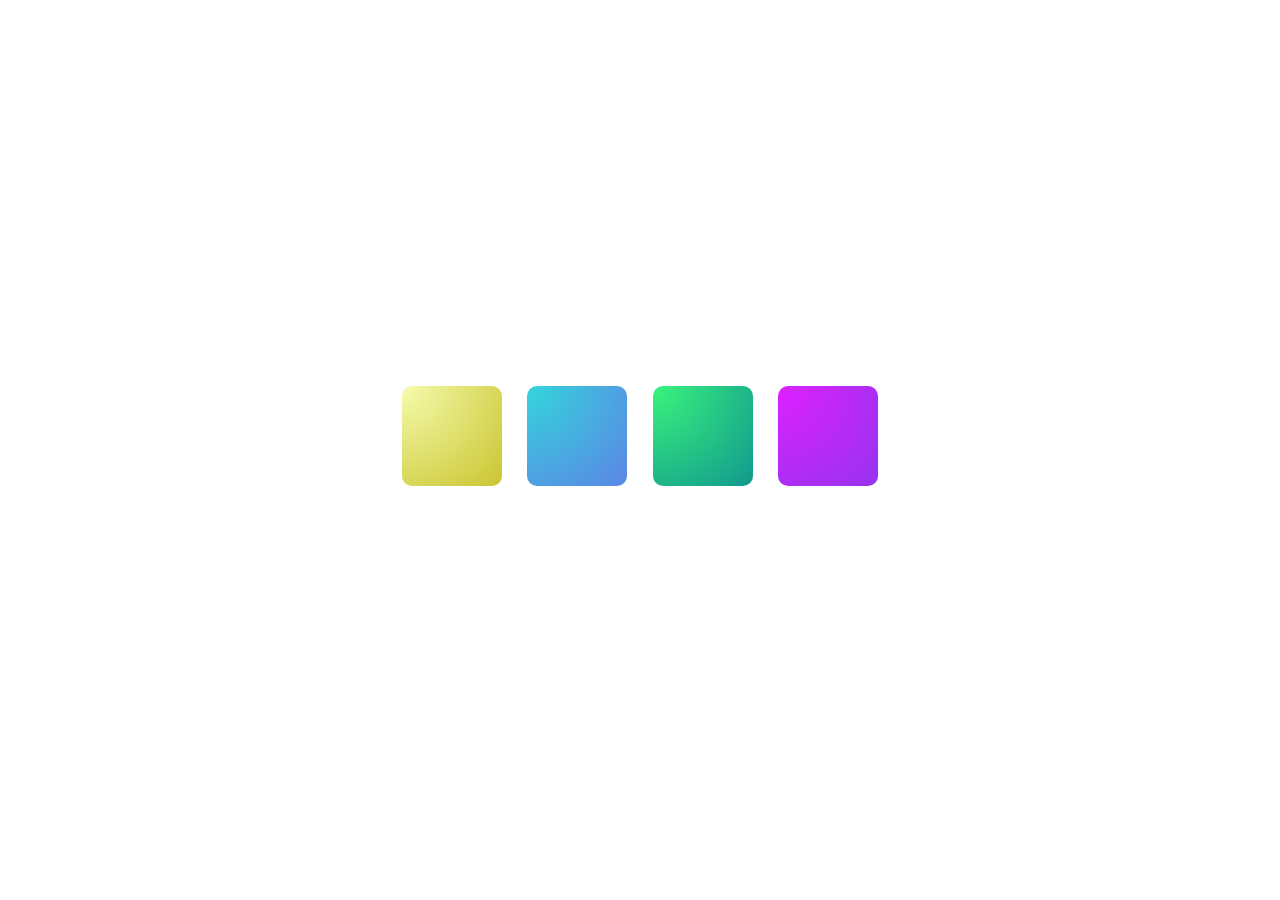
<file: v3/index.html>
<!DOCTYPE html>

<head>
    <link rel="stylesheet" href="https://site-assets.fontawesome.com/releases/v6.4.0/css/all.css">
    <title>Home</title>
    <meta charset="utf-8">
    <link rel="stylesheet" href="style.css">
</head>

<body>
    <div class="buttons">
        <div class="hovers b1"><i class="fa-solid fa-house"></i></div>
        <div class="hovers b2"><i class="fa-solid fa-user"></i></div>
        <div class="hovers b3"><i class="fa-solid fa-scroll"></i></div>
        <div class="hovers b4"><i class="fa-solid fa-user-group"></i></div>
    </div>
</body>
</file>
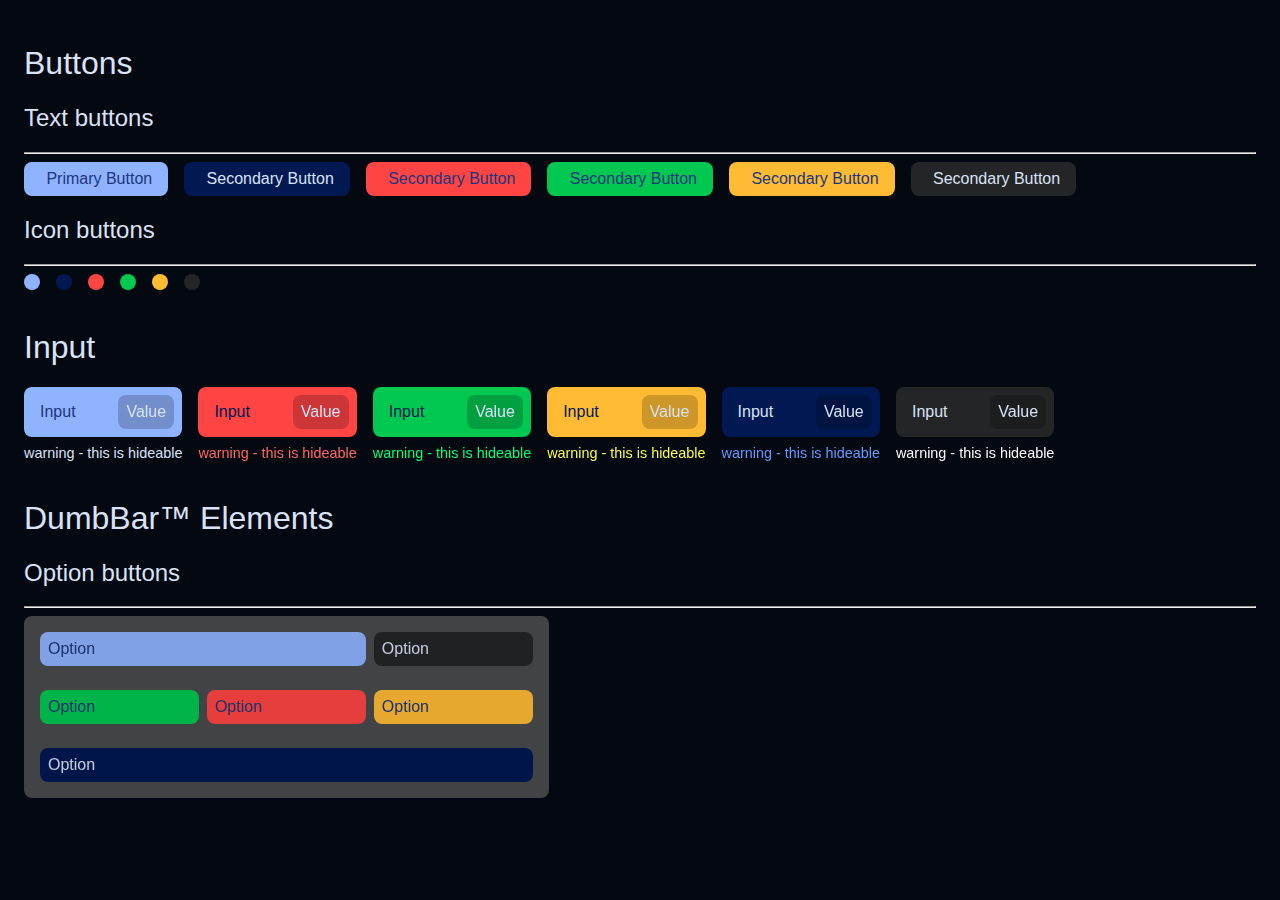
<file: v4/index.html>
<!DOCTYPE html>
<!-- v3 - Rebuilt by ducc -->
<html>
<meta charset="utf-8">
<meta name="viewport" content="width=device-width, initial-scale=1">
<link rel="stylesheet" href="https://site-assets.fontawesome.com/releases/v6.4.0/css/all.css">

<head>
    <title>Root</title>

    <style>
        /* not important */
        .wrapper {
            display: flex;
            flex-wrap: wrap;
            gap: 1em;
            align-items: center
        }

        .db_option {
            gap: 0.5em;
            display: grid;
            width: 40%;
            background: var(--color-full-dark-light);
            border-radius: 0.5em;
            padding: 0.5em 1em;
            grid-template-areas: 
            "o1 o1 o2"
            "o3 o4 o5"
            "o6 o6 o6"
        }

        .db_option .option.one {
            grid-area: o1;
        }

        .db_option .option.two {
            grid-area: o2;
        }

        .db_option .option.three {
            grid-area: o3;
        }

        .db_option .option.four {
            grid-area: o4;
        }

        .db_option .option.five {
            grid-area: o5;
        }

        .db_option .option.six {
            grid-area: o6;
        }

        

        









        @import url('https://fonts.googleapis.com/css2?family=DM+Sans:opsz@9..40&family=Rubik&display=swap');

        :root {
            /* Shades */
            --color-primary: #8fb3ff;
            --color-secondary: #001952;
            --color-accent: #4266c2;

            --color-text: #dae2f7;
            --color-text-dark: #b3c5e4;
            --color-text-secondary: #1b367c;
            --color-background: #040811;

            /* Colors */
            --color-error: #ff4444;
            --color-success: #00C851;
            --color-warning: #ffbb33;
            --color-info: #33b5e5;

            --color-error-dark: #CC0000;
            --color-success-dark: #007E33;
            --color-warning-dark: #FF8800;
            --color-info-dark: #0099CC;

            --color-default: #7393B3;
            --color-full-dark: #232526;
            --color-full-dark-light: #414345;

            /* Fonts */
            --font-heading: 'Rubik', sans-serif;
            --font-body: 'DM Sans', sans-serif;
        }

        body {
            background-color: var(--color-background);
            color: var(--color-text);
            font-family: var(--font-body);
            padding: 1em;
        }

        h1,
        h2,
        h3,
        h4,
        h5,
        h6 {
            font-family: var(--font-heading);
            font-weight: 500;
        }

        .fa-fw {
            aspect-ratio: 1/1;
        }

        /* Universal */
       

        /* Buttons */
        .button {
            display: inline-flex;
            border-radius: 0.5em;
            padding: 0.5em 0.5em;
            cursor: pointer;
            font-weight: 500;
            transition: all 0.2s ease-in-out;
            align-items: center;
            justify-content: center;
            font-family: var(--font-heading);
            background-color: var(--color-primary);
            color: var(--color-text-secondary);
        }

        .button.icon .button_icon i {
            justify-content: center;
        }

        .button .button_icon i {
            display: flex;
            align-items: center;
        }

        .button:not(.button.icon) .button_icon {
            margin-right: 0.4em;
            display: flex;

        }

        .button:not(.button.icon) {
            padding: 0.5em 1em;
        }


        .button:hover {
            filter: brightness(1.1);
            transform: translateY(-0.1em);
        }

        .button:active {
            filter: brightness(0.9);
            transform: translateY(0.1em);
        }

        /* Button colors */
        .button.secondary {
            background-color: var(--color-secondary);
            color: var(--color-text);
        }

        .button.dark {
            background-color: var(--color-full-dark);
            color: var(--color-text);
        }

        .button.success {
            background-color: var(--color-success);
            color: var(--color-text-secondary);
        }

        .button.warning {
            background-color: var(--color-warning);
            color: var(--color-text-secondary);
        }

        .button.error {
            background-color: var(--color-error);
            color: var(--color-text-secondary);
        }




        /* Inputs */
        .input {
            display: inline-flex;
            flex-direction: column;
        }

        .input_main {
            display: flex;
            align-items: center;
            background-color: var(--color-primary);
            color: var(--color-text-secondary);
            border-radius: 0.5em;
            padding: 0.5em 0.5em;
            transition: all 0.2s ease-in-out;
            justify-content: space-between;

        }

        .input_main .input_box {
            backdrop-filter: brightness(0.8);
            color: var(--color-text);
            border-radius: 0.5em;
            padding: 0.5em 0.5em;
            margin-left: 0.8em;
            transition: all 0.1s ease-in-out;
        }

        .input .input_box input:focus {
            outline: none;
        }

        .input_main:focus-within {
            filter: brightness(1.1);
        }

        .input .input_box input::placeholder {
            color: var(--color-text);
        }

        .input .input_box input {
            transition: all 0.05s ease-in-out;
            text-align: left;
        }

        .input .input_box * {
            padding: 0px;
            margin: 0px;
            font-family: var(--font-body);
            white-space: pre;
            background-color: transparent;
            border: 0;
            color: var(--color-text);
            font-size: 1em;
        }

        .input .input_box span {
            position: absolute;
            left: -9999px;
            top: -9999px;
        }

        .input .input_main .input_notbox {
            display: flex;
            align-items: center;
            gap: 0.2em;
            margin-left: 0.3em;
            cursor: pointer;
        }

        .input .input_main .input_notbox i {
            display: flex;
            align-items: center;
        }

        .input .input_info {
            font-size: 0.9em;
            margin-top: 0.5em;
        }


        /* Input colors */

        .input.error .input_main {
            background: var(--color-error);
            color: var(--color-secondary);
        }

        .input.warning .input_main {
            background: var(--color-warning);
            color: var(--color-secondary);
        }

        .input.success .input_main {
            background: var(--color-success);
            color: var(--color-secondary);
        }

        .input.dark .input_main {
            background: var(--color-full-dark);
            color: var(--color-text);
        }

        .input.secondary .input_main {
            background: var(--color-secondary);
            color: var(--color-text);
        }

        .input.error .input_info {
            color: var(--color-error);
            filter: brightness(1.5);
        }

        .input.warning .input_info {
            color: var(--color-warning);
            filter: brightness(1.5);
        }

        .input.success .input_info {
            color: var(--color-success);
            filter: brightness(1.5);
        }

        .input.dark .input_info {
            color: var(--color-text-dark);
            filter: brightness(1.5);
        }

        .input.secondary .input_info {
            color: var(--color-accent);
            filter: brightness(1.5);
        }

        /* Options */
        .option {
            display: flex;
            align-items: center;
            justify-content: space-between;
            gap: 0.5em;
            margin: 0.5em 0;
            background-color: var(--color-primary);
            color: var(--color-text-secondary);
            filter: brightness(0.9);
            border-radius: 0.5em;
            padding: 0.5em 0.5em;
            transition: all 0.2s ease-in-out;
            cursor: pointer;
        }

        .option:hover {
            filter: brightness(1.1);
            transform: translateY(-0.1em);
        }

        .option.active {
            filter: brightness(1.1);
            transform: translateY(-0.1em);
        }

        .option.secondary {
            background-color: var(--color-secondary);
            color: var(--color-text);
        }

        .option.dark {
            background-color: var(--color-full-dark);
            color: var(--color-text);
        }

        .option.error {
            background-color: var(--color-error);
            color: var(--color-text-secondary);
        }

        .option.warning {
            background-color: var(--color-warning);
            color: var(--color-text-secondary);
        }

        .option.success {
            background-color: var(--color-success);
            color: var(--color-text-secondary);
        }

    </style>
</head>

<body>
    <h1>Buttons</h1>
    <h2>Text buttons</h2>
    <hr>
    <div class="wrapper">
        <div class="button">
            <div class="button_icon"><i class="fa-regular fa-objects-column fa-fw"></i></div>
            <div class="button_text">Primary Button</div>
        </div>
        <div class="button secondary">
            <div class="button_icon"><i class="fa-regular fa-objects-column fa-fw"></i></div>
            <div class="button_text">Secondary Button</div>
        </div>
        <div class="button error">
            <div class="button_icon"><i class="fa-regular fa-objects-column fa-fw"></i></div>
            <div class="button_text">Secondary Button</div>
        </div>
        <div class="button success">
            <div class="button_icon"><i class="fa-regular fa-objects-column fa-fw"></i></div>
            <div class="button_text">Secondary Button</div>
        </div>
        <div class="button warning">
            <div class="button_icon"><i class="fa-regular fa-objects-column fa-fw"></i></div>
            <div class="button_text">Secondary Button</div>
        </div>
        <div class="button dark">
            <div class="button_icon"><i class="fa-regular fa-objects-column fa-fw"></i></div>
            <div class="button_text">Secondary Button</div>
        </div>
    </div>
    <h2>Icon buttons</h2>
    <hr>
    <div class="wrapper">
        <div class="button icon primary">
            <div class="button_icon"><i class="fa-regular fa-objects-column fa-fw"></i></div>
        </div>
        <div class="button icon secondary">
            <div class="button_icon"><i class="fa-regular fa-objects-column fa-fw"></i></div>
        </div>
        <div class="button icon error">
            <div class="button_icon"><i class="fa-regular fa-objects-column fa-fw"></i></div>
        </div>
        <div class="button icon success">
            <div class="button_icon"><i class="fa-regular fa-objects-column fa-fw"></i></div>
        </div>
        <div class="button icon warning">
            <div class="button_icon"><i class="fa-regular fa-objects-column fa-fw"></i></div>
        </div>
        <div class="button icon dark">
            <div class="button_icon"><i class="fa-regular fa-objects-column fa-fw"></i></div>
        </div>
    </div>
    <br>
    <h1>Input</h1>
    <div class="wrapper">
        <div class="input">
            <div class="input_main">
                <div class="input_notbox">
                    <i class="fa-regular fa-objects-column fa-fw"></i>
                    <span class="input_text">Input</span>
                </div>
                <div class="input_box">
                    <input type="text" placeholder="Value" id="input" />
                    <span id="measure"></span>
                </div>
            </div>
            <div class="input_info">
                <i class="fa-regular fa-xmark fa-fw"></i>
                <span>warning - this is hideable</span>
            </div>
        </div>
        <div class="input error">
            <div class="input_main">
                <div class="input_notbox">
                    <i class="fa-regular fa-objects-column fa-fw"></i>
                    <span class="input_text">Input</span>
                </div>
                <div class="input_box">
                    <input type="text" placeholder="Value" id="input" />
                    <span id="measure"></span>
                </div>
            </div>
            <div class="input_info">
                <i class="fa-regular fa-xmark fa-fw"></i>
                <span>warning - this is hideable</span>
            </div>
        </div>
        <div class="input success">
            <div class="input_main">
                <div class="input_notbox">
                    <i class="fa-regular fa-objects-column fa-fw"></i>
                    <span class="input_text">Input</span>
                </div>
                <div class="input_box">
                    <input type="text" placeholder="Value" id="input" />
                    <span id="measure"></span>
                </div>
            </div>
            <div class="input_info">
                <i class="fa-regular fa-xmark fa-fw"></i>
                <span>warning - this is hideable</span>
            </div>
        </div>
        <div class="input warning">
            <div class="input_main">
                <div class="input_notbox">
                    <i class="fa-regular fa-objects-column fa-fw"></i>
                    <span class="input_text">Input</span>
                </div>
                <div class="input_box">
                    <input type="text" placeholder="Value" id="input" />
                    <span id="measure"></span>
                </div>
            </div>
            <div class="input_info">
                <i class="fa-regular fa-xmark fa-fw"></i>
                <span>warning - this is hideable</span>
            </div>
        </div>
        <div class="input secondary">
            <div class="input_main">
                <div class="input_notbox">
                    <i class="fa-regular fa-objects-column fa-fw"></i>
                    <span class="input_text">Input</span>
                </div>
                <div class="input_box">
                    <input type="text" placeholder="Value" id="input" />
                    <span id="measure"></span>
                </div>
            </div>
            <div class="input_info">
                <i class="fa-regular fa-xmark fa-fw"></i>
                <span>warning - this is hideable</span>
            </div>
        </div>
        <div class="input dark">
            <div class="input_main">
                <div class="input_notbox">
                    <i class="fa-regular fa-objects-column fa-fw"></i>
                    <span class="input_text">Input</span>
                </div>
                <div class="input_box">
                    <input type="text" placeholder="Value" id="input" />
                    <span id="measure"></span>
                </div>
            </div>
            <div class="input_info">
                <i class="fa-regular fa-xmark fa-fw"></i>
                <span>warning - this is hideable</span>
            </div>
        </div>
    </div>
    <br>
    <h1>DumbBar™ Elements</h1>
    <h2>Option buttons</h2>
    <hr>
    <div class="db_option">
        <div class="option one">
            <span class="option_text">Option</span>
        </div>
        <div class="option two dark">
            <span class="option_text">Option</span>
        </div>
        <div class="option three success">
            <span class="option_text">Option</span>
        </div>
        <div class="option four error">
            <span class="option_text">Option</span>
        </div>
        <div class="option five warning">
            <span class="option_text">Option</span>
        </div>
        <div class="option six secondary">
            <span class="option_text">Option</span>
        </div>
    </div>
</body>

<script>
    function measure(element, init) {
        var span = element.nextElementSibling;
        if (init) {
            const inputs = document.querySelectorAll('#input, input-test');
            inputs.forEach(input => {
                if (input.tagName == "INPUT") {
                    change(input, true)
                }
                if (input.tagName == "INPUT-TEST") {
                    change(input.shadowRoot.querySelector('input'), true)
                }
            })
            return;
        }
        if (element.value == "") {
            change(element, true)
        } else {
            change(element)
        }

        function change(input, placeholder) {
            var span = input.nextElementSibling;
            if (placeholder) {
                span.textContent = input.getAttribute("placeholder");
                input.style.width = span.offsetWidth + 'px';
            } else {
                span.textContent = input.value;
                input.style.width = span.offsetWidth + 'px';
            }
        }
    }


    document.querySelectorAll('#input, input-test').forEach(input =>
        input.addEventListener('input', function (i) {
            if (i.target.tagName == "INPUT-TEST") {
                measure(i.target.shadowRoot.querySelector('input'));
            } else {
                measure(i.target);
            }
        })
    )

    measure(false, true)

</script>


</html>
</file>
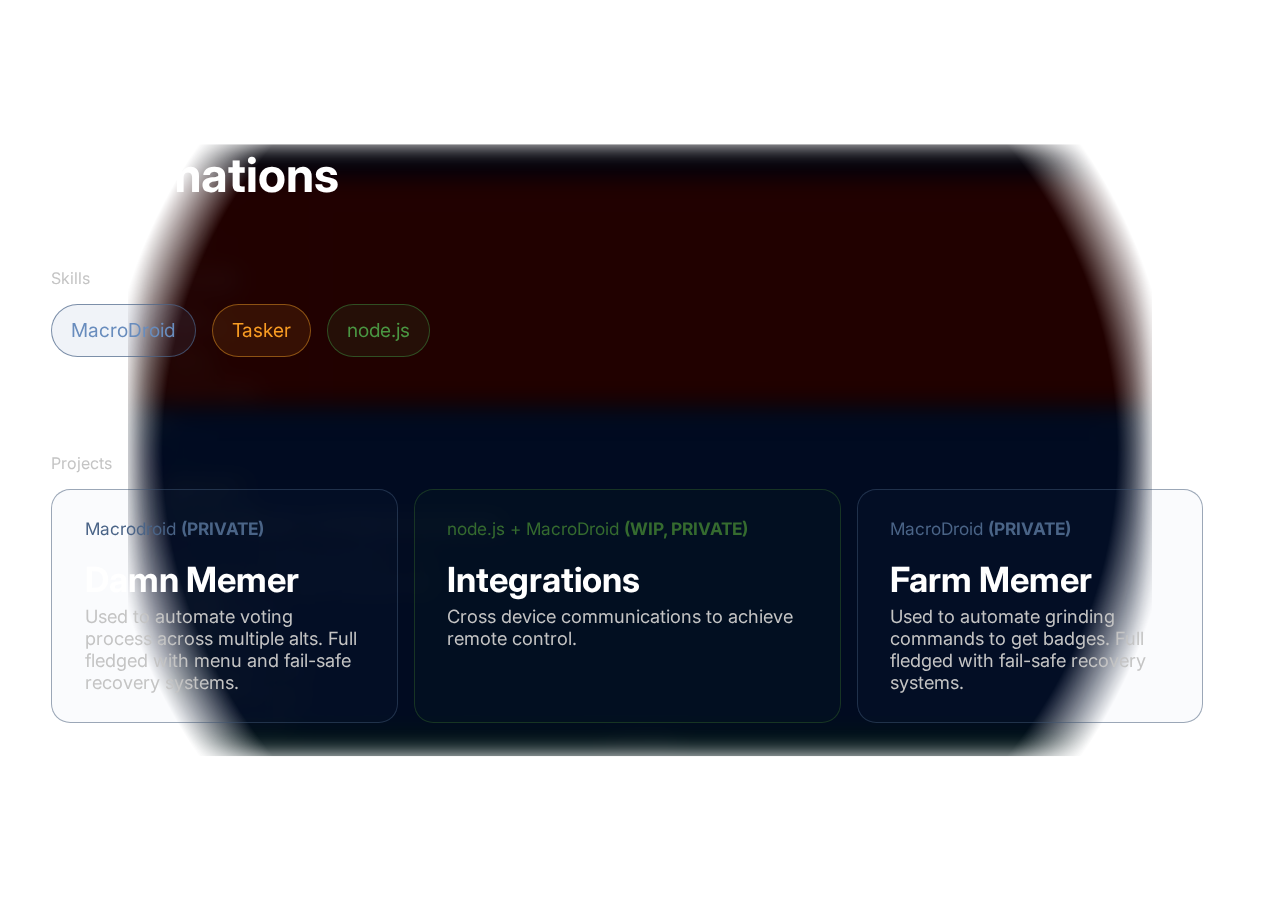
<file: index/automations.html>
<!doctype html>
<html lang="en">
  <head>
    <meta charset="UTF-8" />
    <meta name="viewport" content="width=device-width, initial-scale=1.0" />
    <link rel="stylesheet" href="/css/index/main.css" />
    <link rel="stylesheet" href="/css/index/desc.css" />
    <link
      defer=""
      media="all"
      rel="stylesheet"
      href="https://site-assets.fontawesome.com/releases/v7.1.0/css/fontawesome.css"
    />
    <title>Code</title>
  </head>
  <body>
    <img src="/assets/index/automations.webp" alt="Macrodroid" class="bg" />
    <div class="main-c">
      <h1>Automations</h1>
      <div class="category-c">
        <span>Skills</span>
        <div class="pill-c">
          <div class="pill" style="--color: #688cbd">
            <span>MacroDroid</span>
          </div>
          <div class="pill" style="--color: #f99c23">Tasker</div>
          <div class="pill" style="--color: #4a9642"><span>node.js</span></div>
        </div>
      </div>
      <div class="category-c">
        <span>Projects</span>
        <div class="card-c">
          <div class="card" style="--color: #688cbd">
            <div>
              <span>Macrodroid <b>(PRIVATE)</b></span>
              <div>
                <h2>Damn Memer</h2>
                <span
                  >Used to automate voting process across multiple alts. Full
                  fledged with menu and fail-safe recovery systems.</span
                >
              </div>
            </div>
          </div>
          <div class="card" style="--color: #4a9642">
            <div>
              <span>node.js + MacroDroid <b>(WIP, PRIVATE)</b></span>
              <div>
                <h2>Integrations</h2>
                <span
                  >Cross device communications to achieve remote control.</span
                >
              </div>
            </div>
          </div>
          <div class="card" style="--color: #688cbd">
            <div>
              <span>MacroDroid <b>(PRIVATE)</b></span>
              <div>
                <h2>Farm Memer</h2>
                <span
                  >Used to automate grinding commands to get badges. Full
                  fledged with fail-safe recovery systems.</span
                >
              </div>
            </div>
          </div>
        </div>
      </div>
    </div>
  </body>
  <script src="/scripts/loader.js"></script>
</html>
</file>
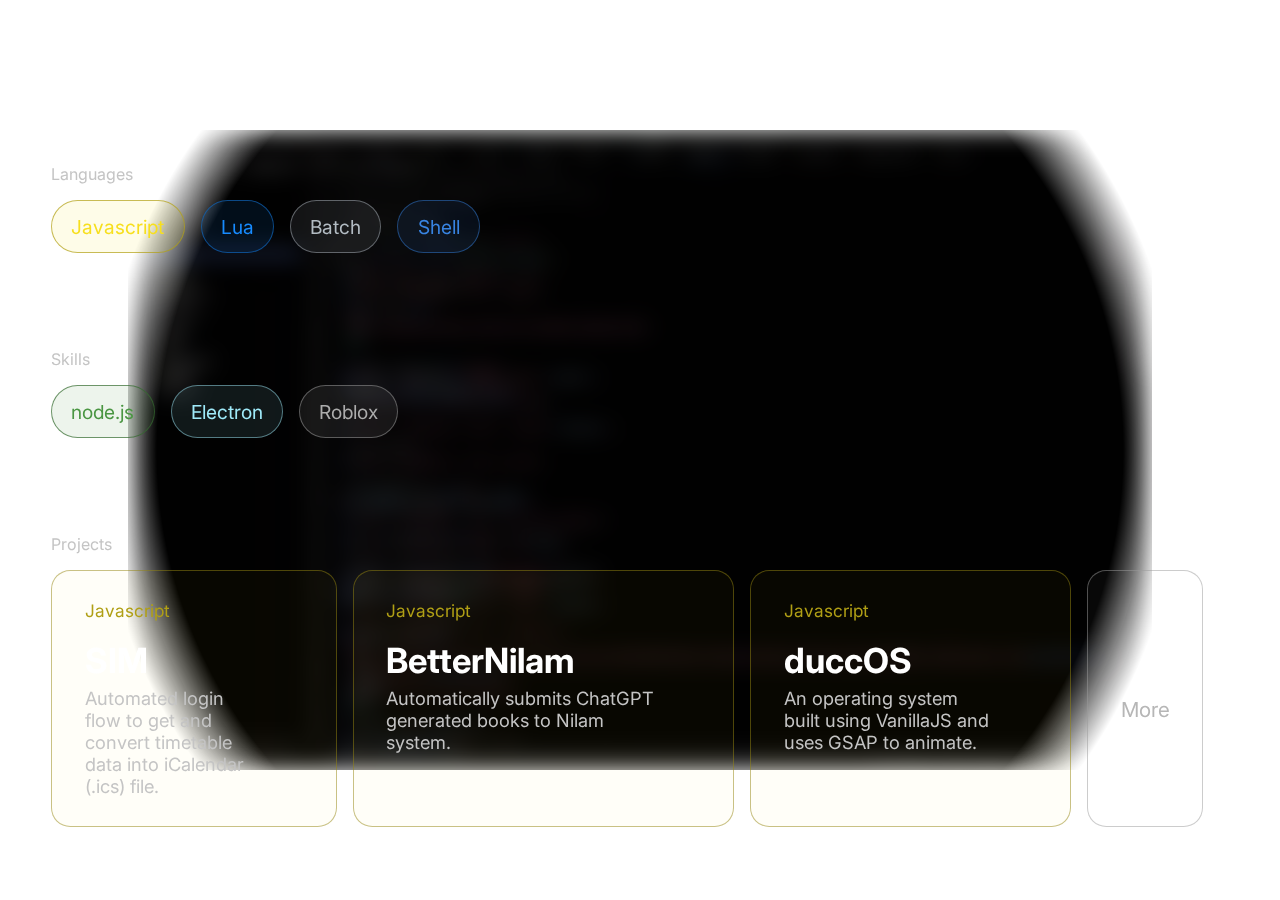
<file: index/code.html>
<!doctype html>
<html lang="en">
  <head>
    <meta charset="UTF-8" />
    <meta name="viewport" content="width=device-width, initial-scale=1.0" />
    <link rel="stylesheet" href="/css/index/main.css">
    <link rel="stylesheet" href="/css/index/desc.css" />
    <link
      defer=""
      media="all"
      rel="stylesheet"
      href="https://site-assets.fontawesome.com/releases/v7.1.0/css/fontawesome.css"
    />
    <title>Code</title>
  </head>
  <body>
    <img src="/assets/index/code.webp" alt="VSCode" class="bg" />
    <div class="main-c">
      <h1>Code</h1>
      <div class="category-c">
        <span>Languages</span>
        <div class="pill-c">
          <div class="pill" style="--color: #f7df1d">
            <span>Javascript</span>
          </div>
          <div class="pill" style="--color: #178bff"><span>Lua</span></div>
          <div class="pill" style="--color: #b3bcc3"><span>Batch</span></div>
          <div class="pill" style="--color: #3884e2"><span>Shell</span></div>
        </div>
      </div>
      <div class="category-c">
        <span>Skills</span>
        <div class="pill-c">
          <div class="pill" style="--color: #4a9642"><span>node.js</span></div>
          <div class="pill" style="--color: #9feaf9"><span>Electron</span></div>
          <div class="pill" style="--color: #acacac">Roblox</div>
        </div>
      </div>
      <div class="category-c">
        <span>Projects</span>
        <div class="card-c">
          <div class="card" style="--color: #f7df1d" data-project-id="sim">
            <div>
              <span>Javascript</span>
              <div>
                <h2>SIM</h2>
                <span
                  >Automated login flow to get and convert timetable data into
                  iCalendar (.ics) file.</span
                >
              </div>
            </div>
          </div>
          <div
            class="card"
            style="--color: #f7df1d"
            data-project-id="betternilam"
          >
            <div>
              <span>Javascript</span>
              <div>
                <h2>BetterNilam</h2>
                <span
                  >Automatically submits ChatGPT generated books to Nilam
                  system.</span
                >
              </div>
            </div>
          </div>
          <div class="card" style="--color: #f7df1d" data-project-id="duccos">
            <div>
              <span>Javascript</span>
              <div>
                <h2>duccOS</h2>
                <span
                  >An operating system built using VanillaJS and uses GSAP to
                  animate.</span
                >
              </div>
            </div>
          </div>
          <div
            class="card more"
            style="--color: #ffffff; justify-content: center"
          >
            <div class="more">
              <i class="fa-solid fa-arrow-right"></i>
              <span>More</span>
            </div>
          </div>
        </div>
      </div>
    </div>
  </body>
  <script src="/scripts/loader.js"></script>
</html>
</file>
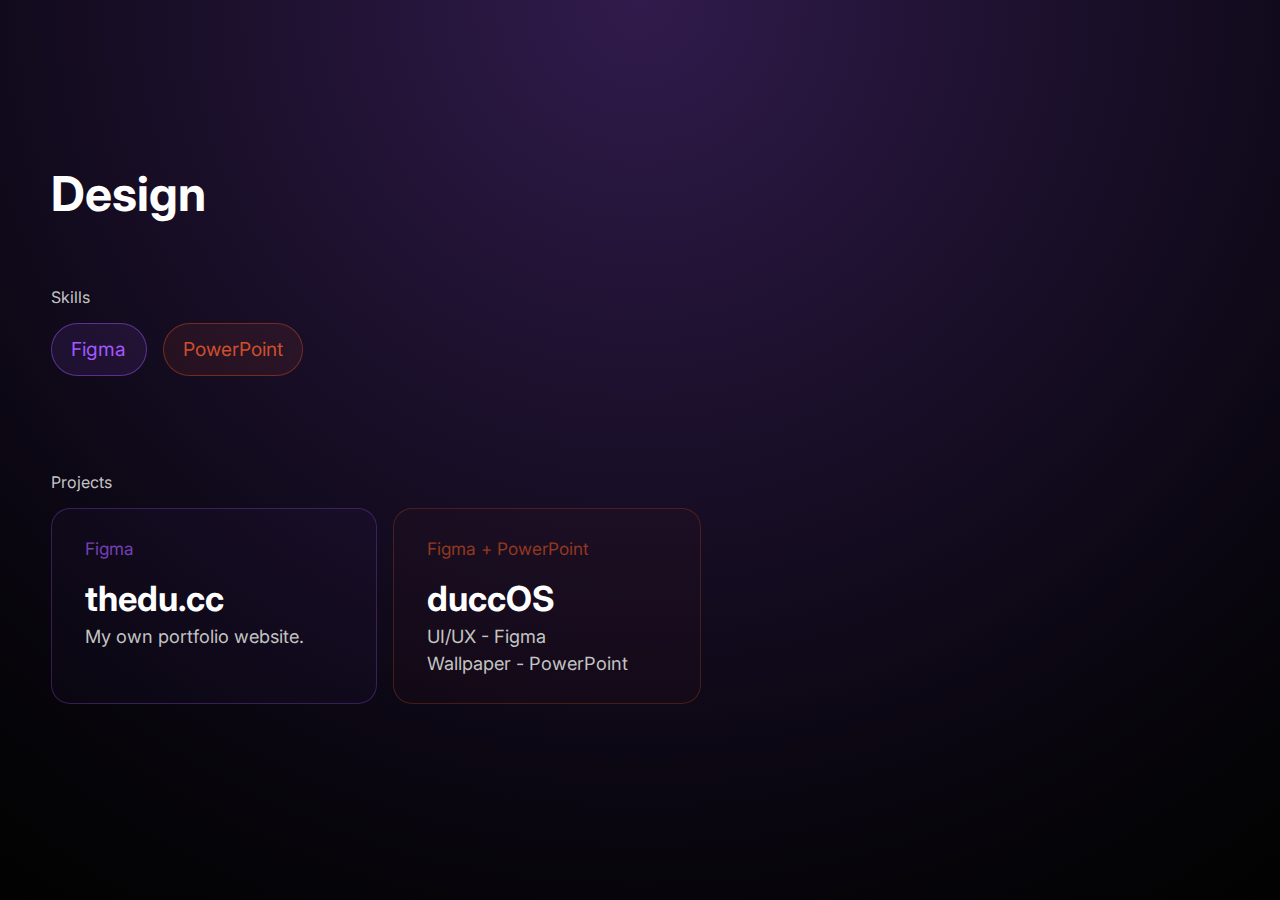
<file: index/design.html>
<!doctype html>
<html lang="en">
  <head>
    <meta charset="UTF-8" />
    <meta name="viewport" content="width=device-width, initial-scale=1.0" />
    <link rel="stylesheet" href="/css/index/main.css" />
    <link rel="stylesheet" href="/css/index/desc.css" />
    <link
      defer=""
      media="all"
      rel="stylesheet"
      href="https://site-assets.fontawesome.com/releases/v7.1.0/css/fontawesome.css"
    />
    <title>Design</title>
    <script src="/scripts/loader.js"></script>
  </head>
  <body style="--color: #a259ff">
    <div class="main-c">
      <h1>Design</h1>
      <div class="category-c">
        <span>Skills</span>
        <div class="pill-c">
          <div class="pill" style="--color: #a259ff"><span>Figma</span></div>
          <div class="pill" style="--color: #cd4f2e">
            <span>PowerPoint</span>
          </div>
        </div>
      </div>
      <div class="category-c">
        <span>Projects</span>
        <div class="card-c">
          <div class="card" style="--color: #a259ff" data-project-id="theducc">
            <div>
              <span>Figma</span>
              <div>
                <h2>thedu.cc</h2>
                <span>My own portfolio website.</span>
              </div>
            </div>
          </div>
          <div class="card" style="--color: #cd4f2e" data-project-id="duccos">
            <div>
              <span>Figma + PowerPoint</span>
              <div>
                <h2>duccOS</h2>
                <span>UI/UX - Figma</span>
                <span>Wallpaper - PowerPoint</span>
              </div>
            </div>
          </div>
        </div>
      </div>
    </div>
  </body>
</html>
</file>
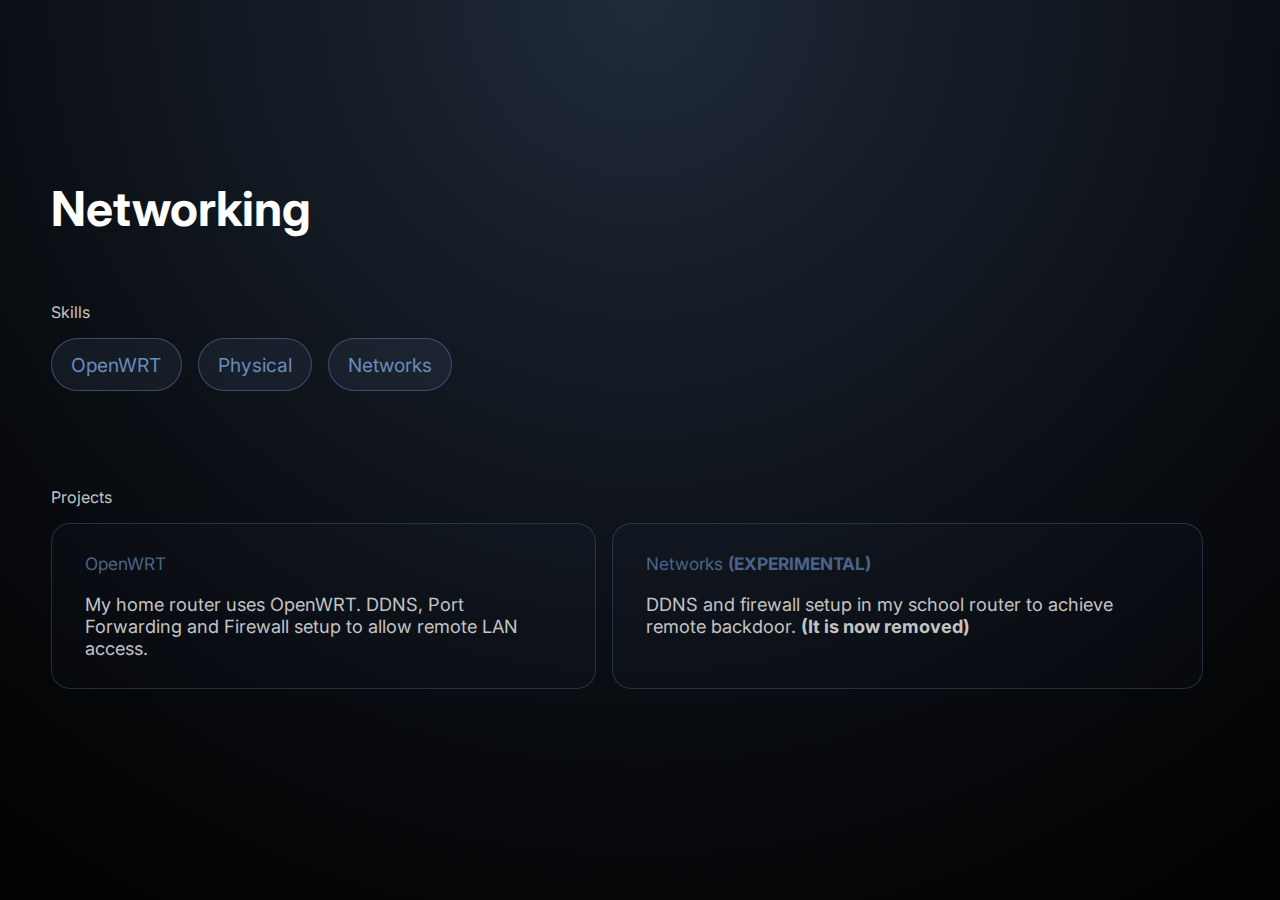
<file: index/networking.html>
<!doctype html>
<html lang="en">
  <head>
    <meta charset="UTF-8" />
    <meta name="viewport" content="width=device-width, initial-scale=1.0" />
    <link rel="stylesheet" href="/css/index/main.css" />
    <link rel="stylesheet" href="/css/index/desc.css" />
    <link
      defer=""
      media="all"
      rel="stylesheet"
      href="https://site-assets.fontawesome.com/releases/v7.1.0/css/fontawesome.css"
    />
    <title>Code</title>
    <script src="/scripts/loader.js"></script>
  </head>
  <body style="--color: #688cbd">
    <div class="main-c">
      <h1>Networking</h1>
      <div class="category-c">
        <span>Skills</span>
        <div class="pill-c">
          <div class="pill" style="--color: #688cbd">
            <span>OpenWRT</span>
          </div>
          <div class="pill" style="--color: #688cbd">Physical</div>
          <div class="pill" style="--color: #688cbd"><span>Networks</span></div>
        </div>
      </div>
      <div class="category-c">
        <span>Projects</span>
        <div class="card-c">
          <div class="card" style="--color: #688cbd">
            <div>
              <span>OpenWRT</span>
              <div>
                <span
                  >My home router uses OpenWRT. DDNS, Port Forwarding and
                  Firewall setup to allow remote LAN access.</span
                >
              </div>
            </div>
          </div>
          <div class="card" style="--color: #688cbd">
            <div>
              <span>Networks <b>(EXPERIMENTAL)</b></span>
              <div>
                <span
                  >DDNS and firewall setup in my school router to achieve remote
                  backdoor. <b>(It is now removed)</b></span
                >
              </div>
            </div>
          </div>
        </div>
      </div>
    </div>
  </body>
</html>
</file>
<file: v3/style.css>
@property --x {
    syntax: '<percentage>';
    inherits: false;
    initial-value: 0%;
}

@property --y {
    syntax: '<percentage>';
    inherits: false;
    initial-value: 0%;
}


.hovers {
    aspect-ratio: 1/1;
    width: 100px;
    background-color: #323232;
    color: white;
    border-radius: 10px;
    align-items: center;
    justify-content: center;
    display: flex;
    font-size: 35px;
    animation-duration: 0.5s;
    animation-name: unhover;
    animation-fill-mode: both;
    cursor: pointer;
    animation-timing-function: ease-in-out;
    position: relative;
}



.hovers i {
    opacity: 0.8;
}


@keyframes hover {
    0% {
        --x: 100%;
        --y: 100%;
    }

    30% {
        --x: 50%;
        --y: 100%;
    }

    40% {
        --x: 0%;
        --y: 100%;
    }

    50% {
        --x: -50%;
        --y: 50%;
    }

    60% {
        --x: 0%;
        --y: 0%;
    }

    70% {
        --x: 50%;
        --y: -50%;
    }

    100% {
        --x: 100%;
        --y: 0%;
    }
}

@keyframes unhover {
    0% {
        --x: 100%;
        --y: 0%;
    }

    30% {
        --x: 50%;
        --y: -50%;
    }

    40% {
        --x: 0%;
        --y: 0%;
    }

    50% {
        --x: -50%;
        --y: 50%;
    }

    60% {
        --x: 0%;
        --y: 100%;
    }

    70% {
        --x: 50%;
        --y: 100%;
    }

    100% {
        --x: 100%;
        --y: 100%;
    }
}

@keyframes spin {
    0% {
        --x: 0%;
        --y: 0%;
    }

    12.5% {
        --x: 50%;
        --y: -50%;
    }

    25% {
        --x: 100%;
        --y: 0%;
    }

    37.5% {
        --x: 150%;
        --y: 50%;
    }

    50% {
        --x: 100%;
        --y: 100%;
    }

    62.5% {
        --x: 50%;
        --y: 150%;
    }

    75% {
        --x: 0%;
        --y: 100%;
    }

    87.5% {
        --x: -50%;
        --y: 50%;
    }

    100% {
        --x: 0%;
        --y: 0%;
    }

}

.hovers:hover {
    animation-name: hover;
    animation-fill-mode: both;
    animation-timing-function: ease;
    animation-duration: 0.5s;
}

.buttons {
    display: flex;
    flex-direction: row;
    align-items: center;
    justify-content: center;
    gap: 2vw;
    height: 95vh;
}

.b1 {
    background: radial-gradient(circle farthest-corner at var(--x) var(--y), #F3F9A7 5%, #CAC531 100%);
}

.b2 {
    background: radial-gradient(circle farthest-corner at var(--x) var(--y), #36D1DC 5%, #5B86E5 100%);
}

.b3 {
    background: radial-gradient(circle farthest-corner at var(--x) var(--y), #38ef7d 5%, #11998e 100%);
}

.b4 {
    background: radial-gradient(circle farthest-corner at var(--x) var(--y), #DA22FF 5%, #9733EE 100%);
}

.overlay p {
    color: transparent;
    text-align: center;
    position: absolute;
    -webkit-text-stroke: white;
    -webkit-text-stroke-width: 3px;
    font-weight: 900;
    font-family: 'Montserrat', sans-serif;
    left: 50%;
    font-size: 200px;
    transform: translate(-50%, -300%);
    z-index: -1;
    animation-name: down;
    animation-fill-mode: both;
    animation-timing-function: ease;
    animation-duration: 1s;
}

@keyframes down {
    0% {
        transform: translate(-50%, -300%);
    }

    100% {
        transform: translate(-50%, -150%);
    }
}

.main {
    display: flex;
    align-items: center !important;
    justify-content: center !important;
    height: 96vh;
}


.blur_bg {
    display: flex;
    flex-direction: row;
    align-items: center;
    justify-content: center;
    gap: 2vw;
    height: 95vh;
    position: absolute;
    filter: blur(15px);
    -webkit-filter: blur(15px);
    z-index: -1;
}

.blur_bg div {
    aspect-ratio: 1/1;
    position: relative;
    background-color: #323232;
    border-radius: 10px;
    width: 100px;
    animation-name: spin;
    animation-fill-mode: both;
    animation-timing-function: ease;
    animation-duration: 10s;
    animation-iteration-count: infinite;
}

.active {
    aspect-ratio: 2/1 !important;
    width: 200px !important;
    justify-content: left !important;
    font-family: 'Montserrat', sans-serif;
}

.active i, .active p {
    padding-left: 25px;
    opacity: 0.8;
}
</file>
<file: css/index/desc.css>
.bg {
  display: block;
  position: fixed;
  top: 50%;
  left: 50%;
  transform: translate(-50%, -50%);
  object-fit: cover;

  width: 80dvw;

  z-index: -1;

  filter: blur(0.7em);
  mask-image: radial-gradient(circle, black 80%, transparent 90%);
}

body {
  background: radial-gradient(circle at top, color-mix(in srgb, var(--color) 30%, #000 70%) 0%, #020202 100%);
}

.main-c {
  display: flex;
  flex-direction: column;
  gap: 2em;

  margin-top: auto;
  margin-bottom: auto;
  margin-left: 2vw;
}

@media screen and (max-width: 900px) {
  .main-c {
    margin-left: 0;
    align-items: stretch;
  }
}

.category-c {
  display: flex;
  flex-direction: column;
  gap: 1em;
  margin: 2em 0;
}

@media screen and (max-width: 900px) {
  .category-c {
    align-items: stretch;
  }
}

.category-c > span {
  color: color-mix(in srgb, #fff 100%, #000 30%);
  font-size: 1em;
}

.pill-c {
  display: flex;
  flex-direction: row;
  gap: 1em;
  flex-wrap: wrap;
}

@media screen and (max-width: 900px) {
  .pill-c {
    justify-content: flex-start;
  }
}

.pill {
  width: fit-content;

  padding: 0.7em 1em;
  border-radius: 10em;

  background-color: color-mix(in srgb, var(--color) 10%, transparent 90%);

  border: 1px solid color-mix(in srgb, var(--color) 50%, #000 20%);

  color: var(--color);
  font-size: 1.2em;
}

.card-c {
  display: grid;
  grid-auto-flow: column;
  gap: 1em;

  max-width: 90vw;
}

@media screen and (max-width: 900px) {
  .card-c {
    grid-auto-flow: row !important;
  }
}

.card {
  display: flex;
  flex-direction: row;
  justify-content: space-between;

  padding: 1.5em 1.7em;
  border-radius: 1em;

  background-color: color-mix(in srgb, var(--color) 3%, transparent 97%);

  border: 1px solid color-mix(in srgb, var(--color) 30%, #000 20%);

  font-size: 1.2em;

  transition-duration: 0.3s;
}

.card[data-project-id], .card.more {
  cursor: pointer;
}

@media screen and (max-width: 900px) {
  .card {
    justify-content: space-between;
  }
}

.card[data-project-id]:not(.card.more)::after {
  content: "";
  font-family: "Font Awesome 7 Pro";
  align-self: center;

  margin-left: 1.3em;
  max-width: 1.5em;

  /* opacity: 0; */

  transform: translateX(-10px);

  transition-duration: 0.3s;

  text-align: right;
}

.card[data-project-id]:not(.card.more):hover::after {
  opacity: 1;
  transform: translateX(0);
}
.card[data-project-id]:hover,
.card.more:hover {
  background-color: color-mix(in srgb, var(--color) 5%, transparent 95%);
  box-shadow: 0 0 10px 2px color-mix(in srgb, var(--color) 15%, transparent 95%);
}

.card > div {
  display: flex;
  flex-direction: column;
  gap: 1em;
}

.card > div > span {
  font-size: 0.9em;
  color: color-mix(in srgb, var(--color) 100%, #000 40%);
}

.card > div > div {
  display: flex;
  flex-direction: column;
  gap: 0.3em;
}

.card > div > div > h2 {
  font-size: 1.8em;
  font-weight: 700;
}

.card > div > div > span {
  font-size: 0.95em;
  color: color-mix(in srgb, #fff 100%, #000 30%);
}

.card.more {
  flex-direction: column;
  justify-content: center;
}

.card.more:hover > .more > i {
  transform: translateX(10px);
}

.card > .more {
  display: flex;
  flex-direction: column;
  gap: 1em;
  align-items: center;
  font-size: 1.2em;
}

.card.more > .more > i {
  transition-duration: 0.3s;
}

@media screen and (max-width: 900px) {
  .card > .more {
    flex-direction: row;
  }
}
</file>
<file: css/index/main.css>
@import url("https://fonts.googleapis.com/css2?family=Inter:ital,opsz,wght@0,14..32,100..900;1,14..32,100..900&display=swap");
@import url("https://site-assets.fontawesome.com/releases/v7.1.0/css/fontawesome.css");
@import url("https://site-assets.fontawesome.com/releases/v7.1.0/css/solid.css");


@view-transition {
  navigation: auto;
}

body {
  background-color: #020202;
  color: #ffffff;

  font-family: "Inter", sans-serif;
  font-optical-sizing: auto;
  font-style: normal;

  margin: 0;
  padding: 0 2vw;

  display: flex;
  flex-direction: column;
  justify-content: flex-start;
  align-items: flex-start;
  gap: 2em;

  height: 100dvh;
}

@media screen and (max-width: 900px) {
  body {
    padding: 0 3vw;
    align-items: stretch;
  }
}

h1 {
  font-size: 3em;
}

h1,
h2,
h3 {
  margin: 0;
}

a {
  text-decoration: none;
  color: inherit;
  background-color: transparent;
}

.topbar {
  display: flex;
  flex-direction: row;
  justify-content: space-between;

  margin: 1em 0;

  width: 100%;

  border-radius: 10em;

  font-size: 1.3em;
}

.topbar > div {
  display: flex;
  flex-direction: row;
  align-items: center;
  gap: 1em;
}
</file>
